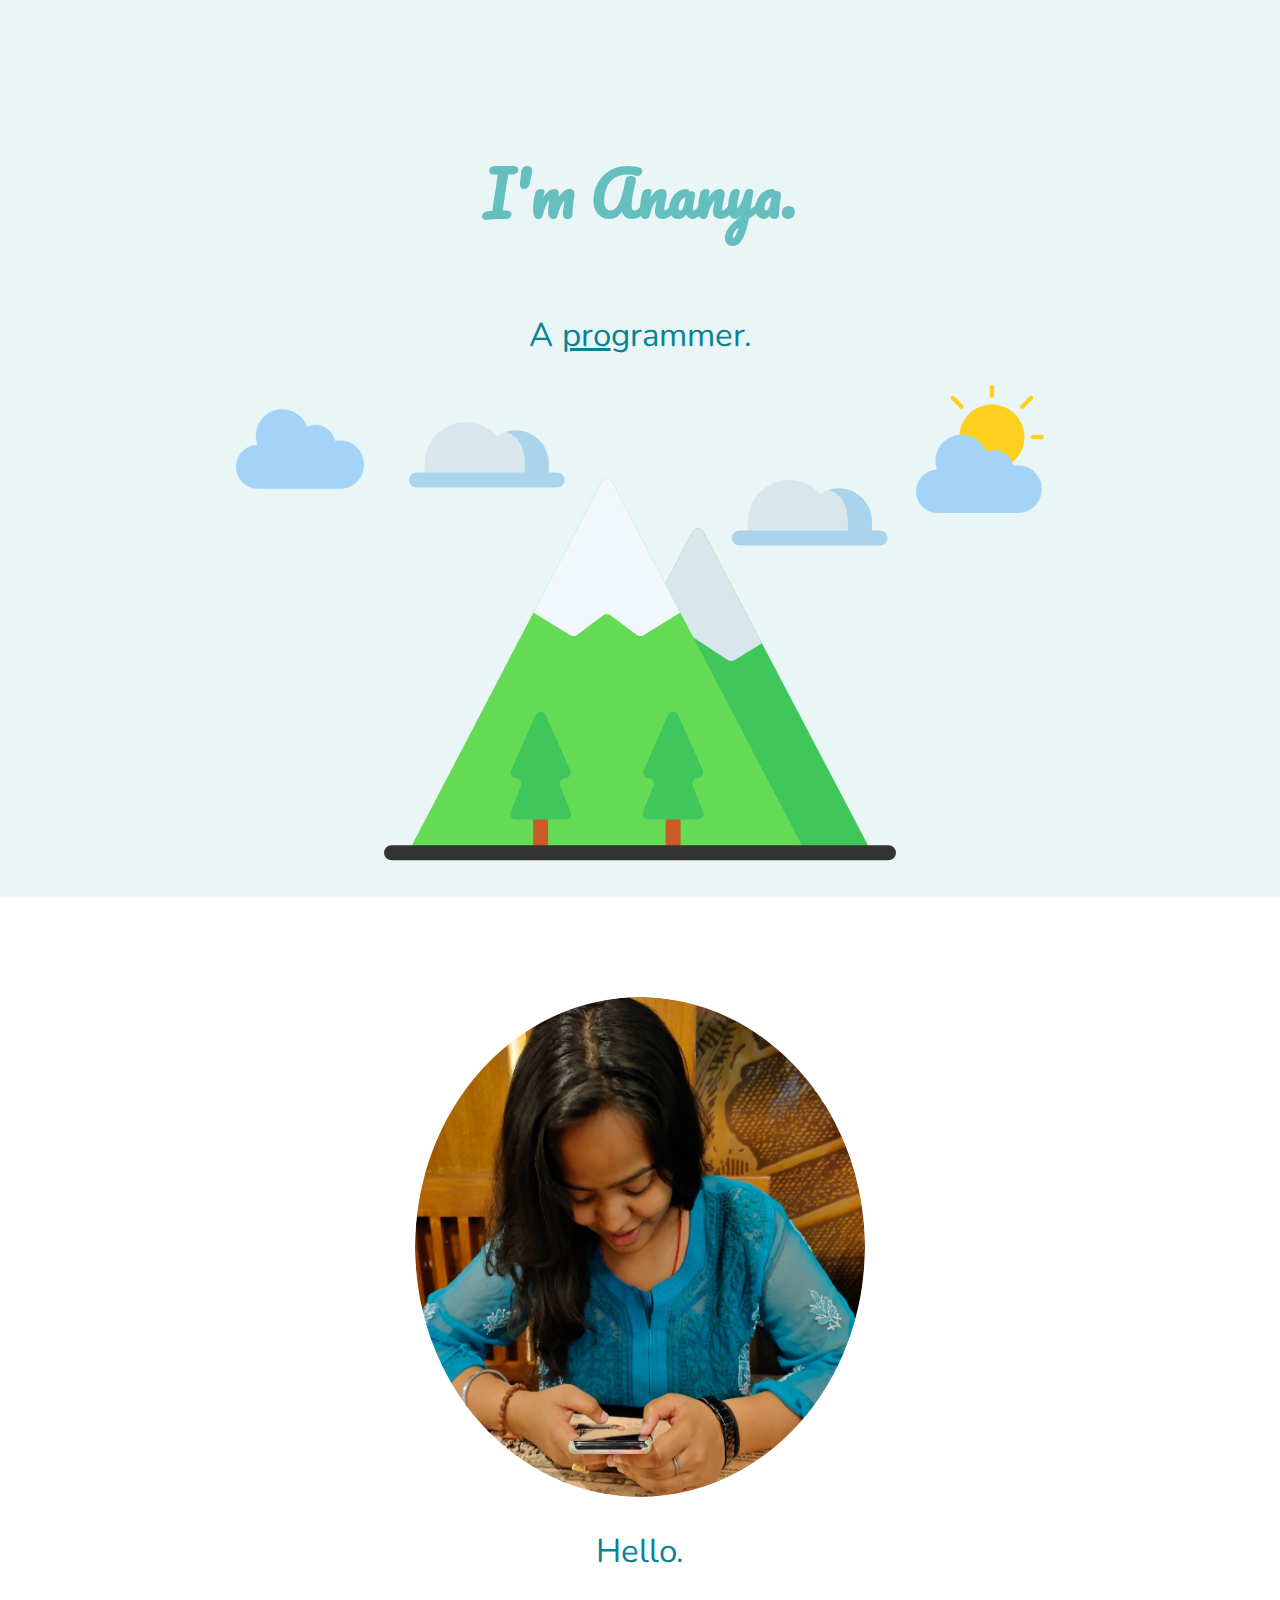
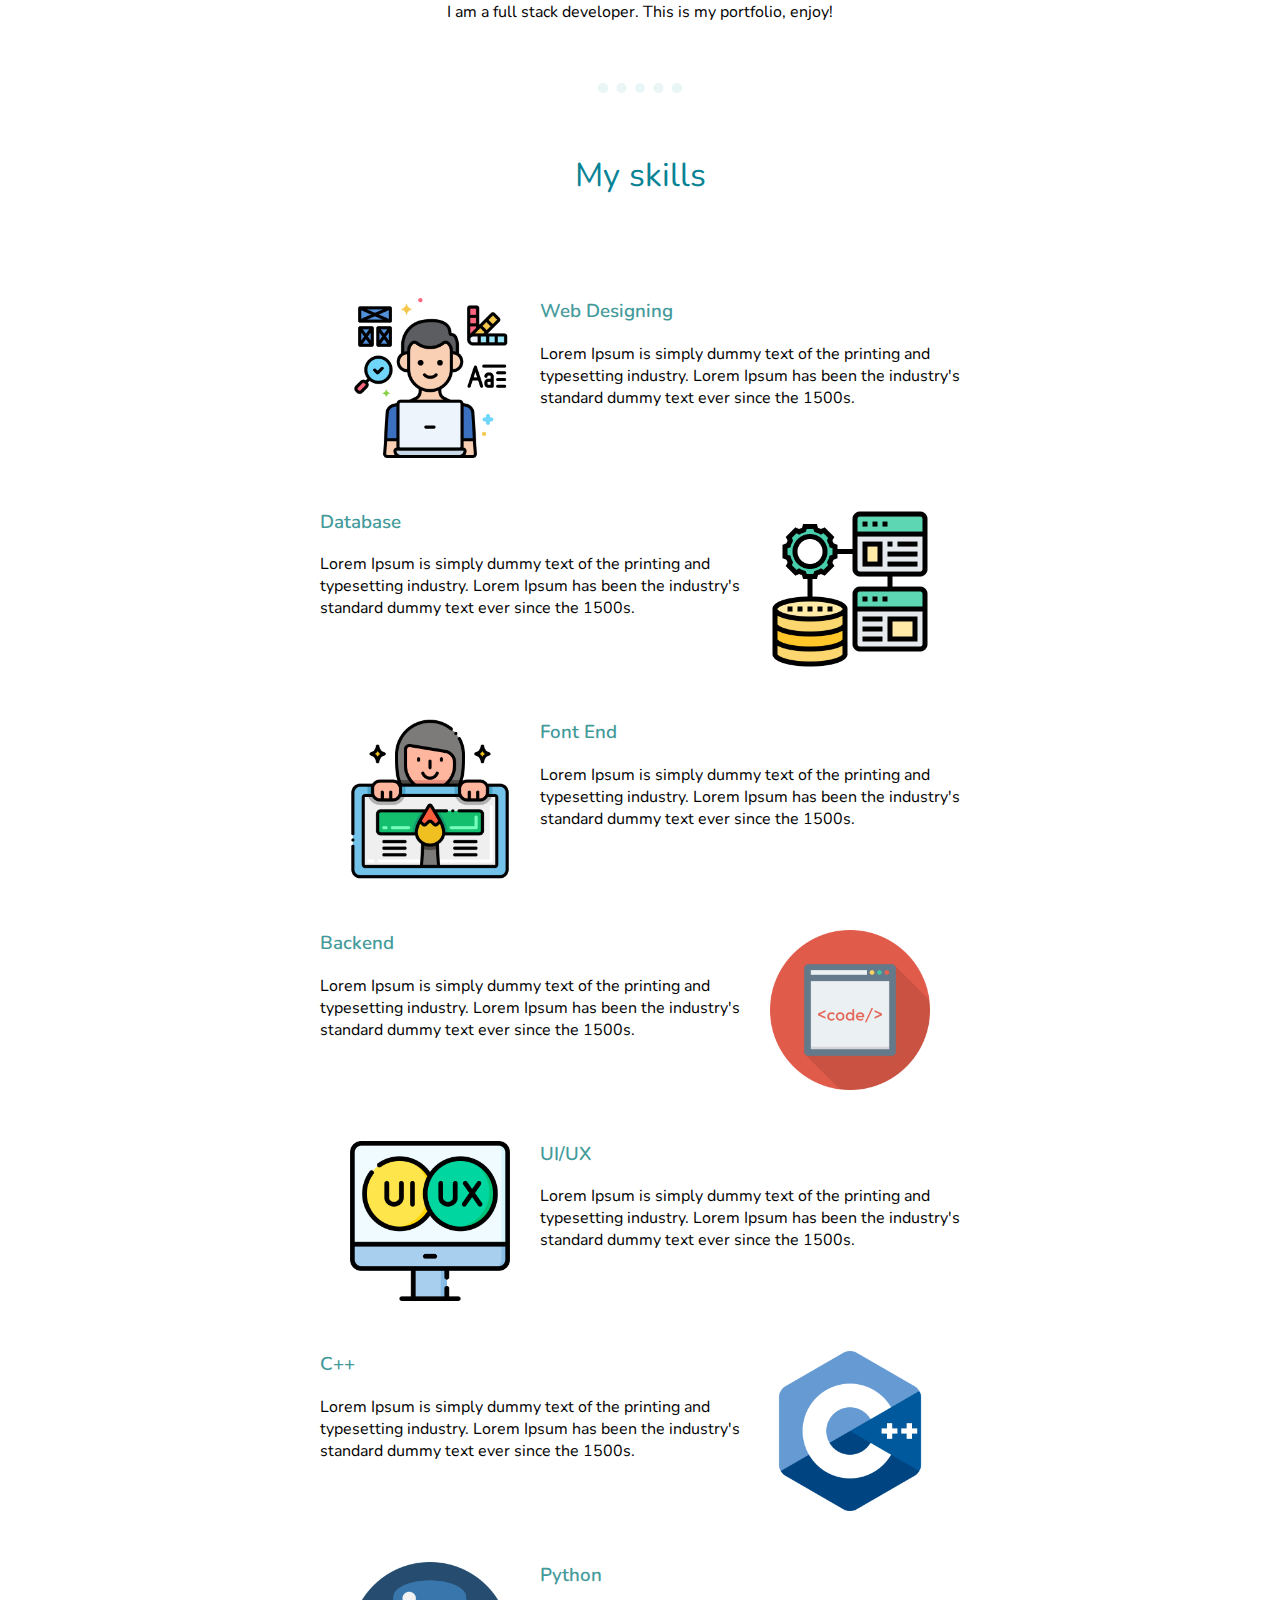
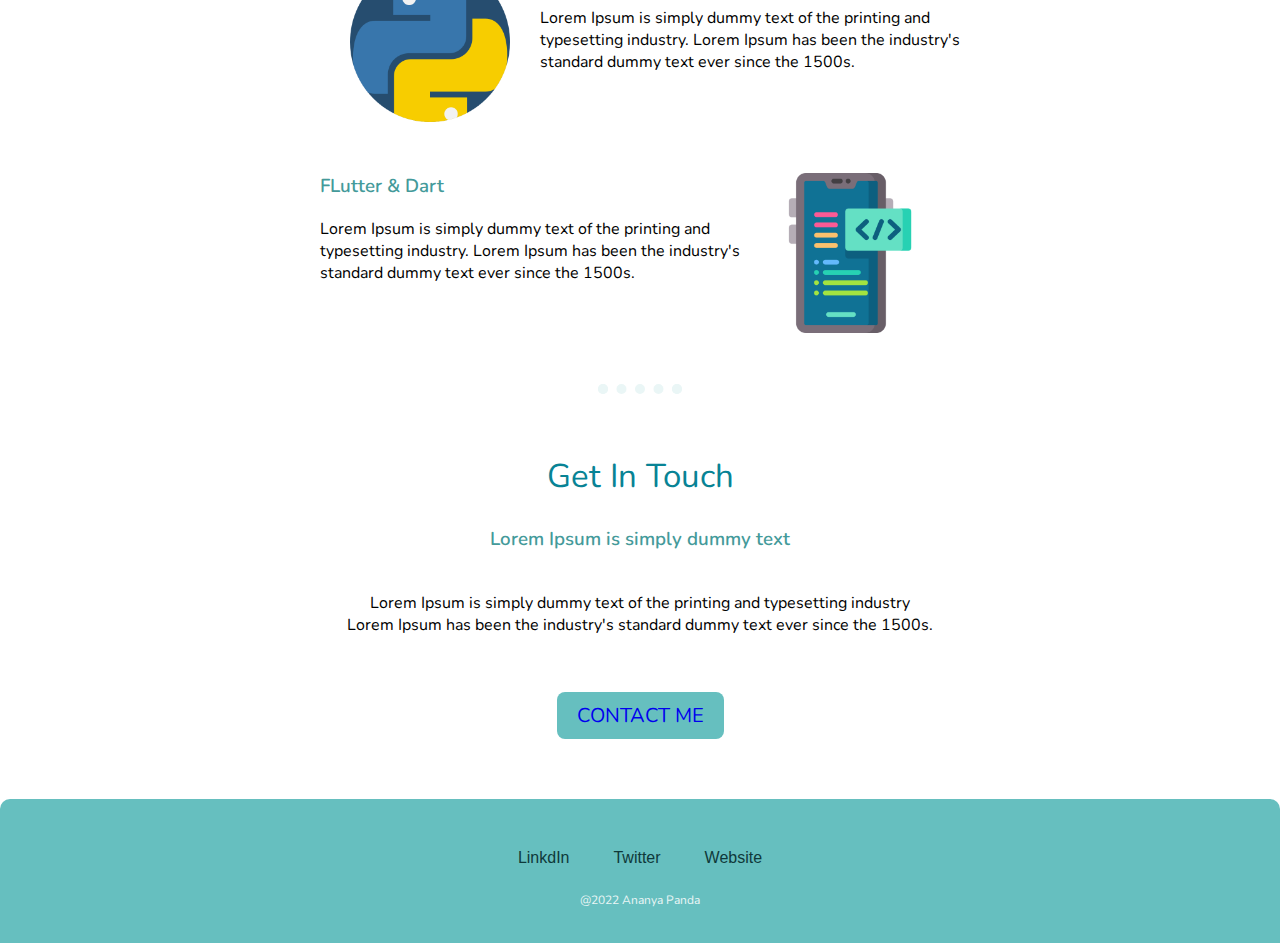
<file: index.html>
<!DOCTYPE html>
<html lang="en" dir="ltr">
  <head>
    <meta charset="utf-8">
    <title>Ananya Panda</title>
    <link href="https://fonts.googleapis.com/css?family=Nunito|Pacifico&display=swap" rel="stylesheet">
    <link rel="stylesheet" href="css/styles.css">
  <link rel="icon" href="./favicon/favicon.ico">
  </head>


  <body>
    <span class="loader"></span>
  
    <div class="top">
    <header>
      <h1>I'm Ananya. </h1>
      <h2>A <span class="pro"> pro</span>grammer.</h2>
    </header>

    <div class="imgs-header">
      <img class="img-cloud" src="images/cloud.png" alt="header-cloudy">
      <img class="img-mountain" src="images/mountain.png" alt="header-mountain">
      <img class="img-cloud-with-sun" src="images/cloud-with-sun.png" alt="header-cloud-with-sun">
    </div>
</header>
</div>
<div class="bottom">
<section class="about-me" >
  <img class="img-about-me" src="images/tiki.png" alt="about-me-sabrina" height="500px" width="450px">

  <h2>Hello.</h2>

  <p class="intro">
    I am a full stack developer. This is my portfolio, enjoy!
  </p>

  <hr>
</section>

<section class="my-skills" >
  <h2>My skills</h2>
  <div class="skill-row">
    <img class="img-web left" src="images/designer.png" alt="skill-web">

    <h3>Web Designing</h3>
    <p>
        Lorem Ipsum is simply dummy text of the printing and typesetting industry. Lorem Ipsum has been the industry's standard dummy text ever since the 1500s.
    </p>
</div>

<div class="skill-row">
    <img class="img-database right" src="images/relational.png" alt="skill-database">

    <h3>Database</h3>
    <p>
        Lorem Ipsum is simply dummy text of the printing and typesetting industry. Lorem Ipsum has been the industry's standard dummy text ever since the 1500s.
    </p>
</div>




  <div class="skill-row">
      <img class="img-code left" src="images/ui-design.png" alt="skill-code">

      <h3>Font End</h3>
      <p>
          Lorem Ipsum is simply dummy text of the printing and typesetting industry. Lorem Ipsum has been the industry's standard dummy text ever since the 1500s.
      </p>
  </div>

  <div class="skill-row">
      <img class="img-backend right" src="images/code.png" alt="skill-backend">

      <h3>Backend</h3>
      <p>
          Lorem Ipsum is simply dummy text of the printing and typesetting industry. Lorem Ipsum has been the industry's standard dummy text ever since the 1500s.
      </p>
  </div>

   <div class="skill-row">
      <img class="img-ui left" src="images/ui.png" alt="skill-ui">

      <h3>UI/UX</h3>
      <p>
          Lorem Ipsum is simply dummy text of the printing and typesetting industry. Lorem Ipsum has been the industry's standard dummy text ever since the 1500s.
      </p>
  </div>
  <div class="skill-row">
      <img class="img-C++ right" src="images/c-.png" alt="skill-c">

      <h3>C++</h3>
      <p>
          Lorem Ipsum is simply dummy text of the printing and typesetting industry. Lorem Ipsum has been the industry's standard dummy text ever since the 1500s.
      </p>
  </div>

  <div class="skill-row">
    <img class="img-python left" src="images/python.png" alt="skill-python">

    <h3>Python</h3>
    <p>
        Lorem Ipsum is simply dummy text of the printing and typesetting industry. Lorem Ipsum has been the industry's standard dummy text ever since the 1500s.
    </p>
</div>
<div class="skill-row">
    <img class="img-mobile right" src="images/development.png" alt="skill-mobile">

    <h3>FLutter & Dart</h3>
    <p>
        Lorem Ipsum is simply dummy text of the printing and typesetting industry. Lorem Ipsum has been the industry's standard dummy text ever since the 1500s.
    </p>
</div>

  <hr>
</section>

<section class="contact-me" >
  <h2>Get In Touch</h2>

  <h3>Lorem Ipsum is simply dummy text</h3>

  <p>
    Lorem Ipsum is simply dummy text of the printing and typesetting industry <br>
    Lorem Ipsum has been the industry's standard dummy text ever since the 1500s.
  </p>

  <button type="button" name="button"><a href="./contact.html" target="_blank"> CONTACT ME</a></button>

</section>
</div>
<footer>
    <div class="links">
      <a href="www.linkedin.com/in/
ananya-panda " target="_blank">LinkdIn</a>
      <a href="#">Twitter</a>
      <a href="#">Website</a>
    </div>

    <p>
      @2022 Ananya Panda
    </p>
</footer>

  </body>
</html>
</file>
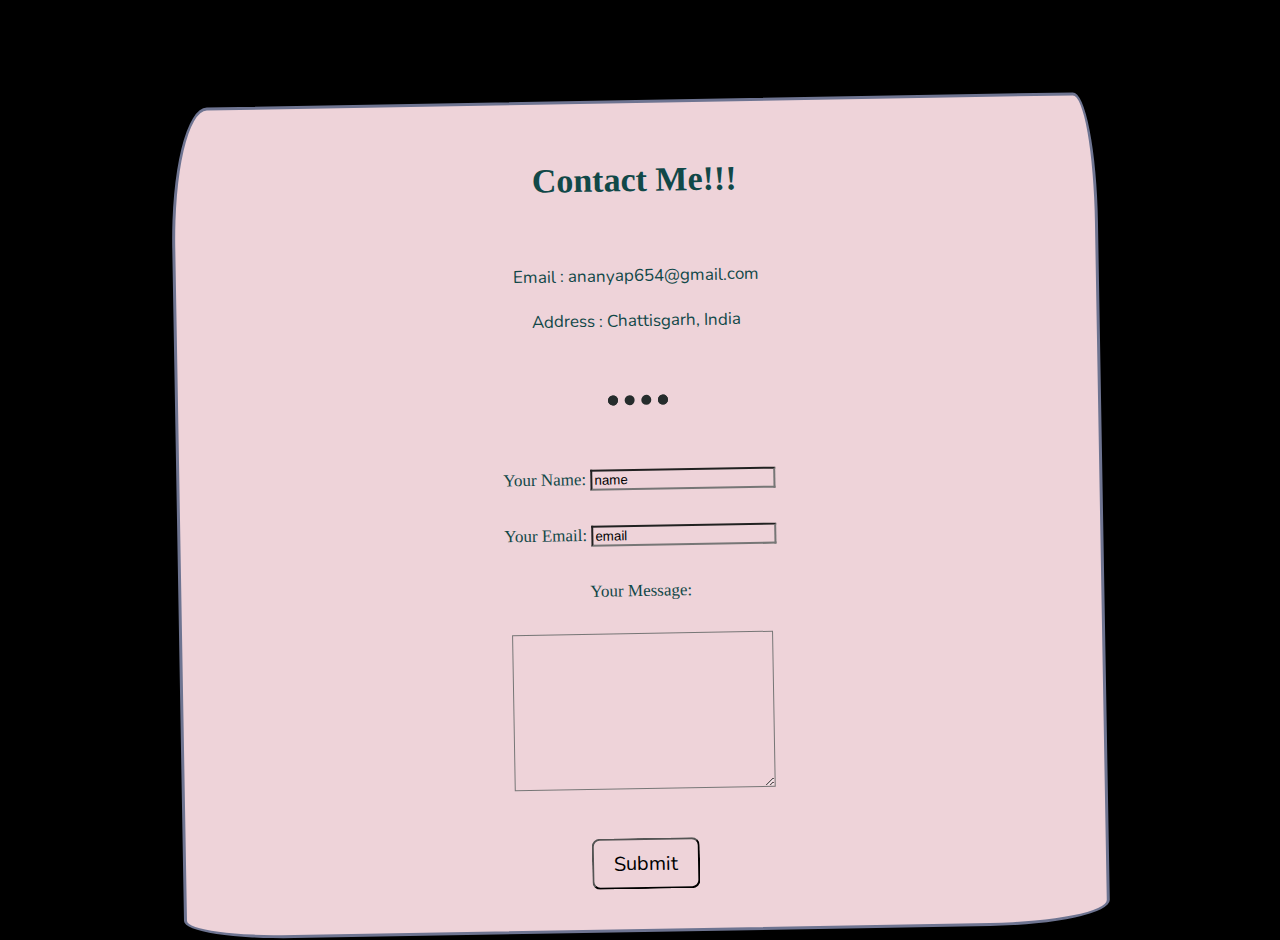
<file: contact.html>
<!DOCTYPE html>
<html lang="en" dir="ltr">

<head>
  <meta charset="utf-8">
  <title>Ananya panda</title>
  <link href="https://fonts.googleapis.com/css?family=Nunito|Pacifico&display=swap" rel="stylesheet">
    <link rel="stylesheet" href="css/styles.css">
  <link rel="icon" href="./favicon/favicon.ico">
  <style>
    body{
    color: #114848;
    background-color: black;
   
    }
    
hr{
  margin-top: 60px;
  margin-bottom: 60px;
  width: 5%;
  border: 10px dotted #252c2c;
  border-bottom: none;
}
  </style>
</head>

<body>
    <div class="container">
  <h1 >Contact Me!!!</h1>
  <br>
  <p> Email : ananyap654@gmail.com </p>
  <p>  Address : Chattisgarh, India </p>
<hr>
<form  action="mailto:ananyap654@gmail.com" method="post" enctype="text/plain">
  <label> Your Name: </label>
  <input style="background-color:#EED3D9  ; " type="text" name="YourName" value="name" required>
  <br><br>
  <label>Your Email: </label>
  <input style="background-color:#EED3D9  ;" type="email" name="YourEmail" value="email" required>
  <br><br>
  <label>Your Message:</label>  <br><br>
  <textarea style="background-color:#EED3D9  ;" name="YourMessage" rows="10" cols="30" required></textarea><br>

  <input class="btn" type="Submit" name="Submit" style="background-color:#EED3D9  ; color: black;">

</form>
</div>




</body>
</html>
</file>
<file: css/styles.css>
body{
  margin: 0;
  padding: 0;
  text-align: center;
}
.top{
  background-color: #EAF6F6;
  position: relative;
  padding-top: 100px;
  margin-bottom: 100px;
}
p{
  font-family: 'Nunito', sans-serif;
}

h2{
  font-family: 'Nunito', sans-serif;
  font-size: 33px;
  font-weight: normal;
  color: #088395;
}

h3{
  font-family: 'Nunito', sans-serif;
  color: #449a9a;
  font-weight: 600;
}

hr{
  margin-top: 60px;
  margin-bottom: 60px;
  width: 5%;
  border: 10px dotted #EAF6F6;
  border-bottom: none;
}
.pro{
  text-decoration: underline;
}
.into{
  width: 30%;
  margin: auto;
}

header{
  display: inline-grid;
  color: #66BFBF;
  border-bottom-right-radius: 10px;
  border-bottom-left-radius: 10px;
}

header span{
  text-decoration: underline;
}

header h1{
  font-family: 'Pacifico', cursive;
  font-size: 60px;
  color: #66BFBF;
}

.imgs-header{
  
  display: flex;
  justify-content: center;
}

.img-cloud{

  width: 10%;
  height: 10%;
  margin-right: 20px;
}

.img-cloud-with-sun{
  width: 10%;
  height: 10%;
  margin-left: 20px;
}

/* about me section */

.about-me{
  margin-top: 40px;
}

.img-about-me{
  border-radius: 50%;
}


/* my skills section */
.skill-row{
  width: 50%;
  margin: 100px auto;
  text-align: left;
}

.skill-row img{
  width: 25%;
  margin-right: 30px;
  margin-left: 30px;
}

.left{
  float: left;
}

.right{
  float: right;
}


/* contact-me section */

.contact-me h3{
  margin-top: 20px;
}

.contact-me p{
  margin-top: 40px;
  
}

.contact-me button{
  margin-top: 40px;
  background-color: #66BFBF;
  color: #FFFFFF;
  border: none;
  border-radius: 8px;
  padding: 10px 20px 10px 20px;
  font-size: 20px;
  font-family: 'Nunito', sans-serif;
}

.btn{
  margin-top: 40px;
  border-radius: 8px;
  padding: 10px 20px 10px 20px;
  font-size: 20px;
  font-family: 'Nunito', sans-serif;

}

.contact-me button:hover{
  background-color: #184041;
}

a{
  text-decoration:none;
}


.container {
  background-color: #EED3D9;
  border-top-left-radius: 37px 140px;
  border-top-right-radius: 23px 130px;
  border-bottom-left-radius: 110px 19px;
  border-bottom-right-radius: 120px 24px;

  display: block;
  position: relative;
  border: solid 3px #6e7491;
  padding: 40px 60px;
  max-width: 800px;
  width: 70%;
  margin: 100px auto 0;
  font-size: 17px;
  line-height: 28px;
  transform: rotate(-1deg);
  box-shadow: 3px 15px 8px -10px rgba(0, 0, 0, 0.3);
  transition: all 0.13s ease-in;
}

.container:hover {
  transform: translateY(-10px) rotate(1deg);
  box-shadow: 3px 15px 8px -10px rgba(0, 0, 0, 0.3);
}

.container:hover .border {
  transform: translateY(4px) rotate(-5deg);
}

.border {
  position: absolute;
  transition: all 0.13s ease-in;
}

.border:before,
.border:after {
  color: #515d9c;
  font-size: 15px;
  position: absolute;
}

.tl {
  position: absolute;
  left: -50px;
  top: -63px;
  font-weight: 600;
}

.tl:before {
  content: "37px";
  left: 120px;
  top: 30px;
}

.tl:after {
  content: "140px";
  left: 0px;
  top: 80px;
}

.tr {
  right: -50px;
  top: -63px;
  font-weight: 600;
}

.tr:before {
  content: "23px";
  left: 0;
  top: 30px;
}

.tr:after {
  content: "130px";
  left: 130px;
  top: 80px;
}

.bl {
  left: -50px;
  bottom: -71px;
  font-weight: 600;
}

.bl:before {
  content: "110px";
  left: 120px;
  top: -30px;
}

.bl:after {
  content: "19px";
  left: 0px;
  top: -90px;
}

.br {
  right: -50px;
  bottom: -63px;
  font-weight: 600;
}

.br:before {
  content: "120px";
  left: 0;
  top: -30px;
}

.br:after {
  content: "24px";
  right: -10px;
  top: -80px;
}

pre {
  background: #edeff5;
  padding: 20px;
}












/* footer */

footer{
  margin-top: 60px;
  background-color: #66BFBF;
  padding: 50px 0 20px;
  border-top-right-radius: 10px;
  border-top-left-radius: 10px;
}

footer a{
  color: #0f393a;
  font-family:Arial, Helvetica, sans-serif;
  margin-left: 20px;
  margin-right: 20px;
}
a:hover{
  color: #EAF6F6;
}


footer p{
  margin: 25px 0 15px;
  color: #EAF6F6;
  font-size: 12px;
}
</file>
